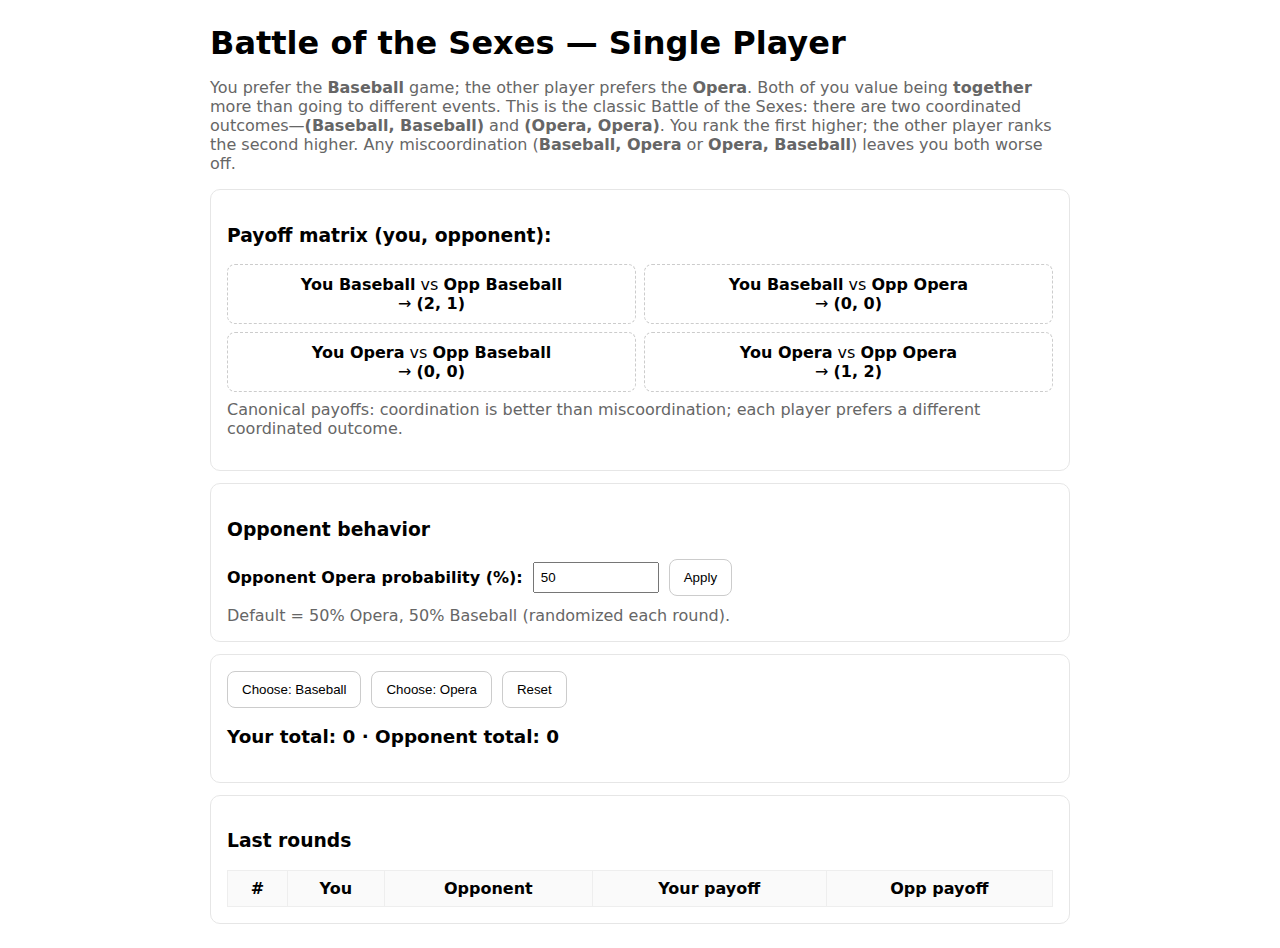
<file: games/Battle_of_Sexes/index.html>
<!doctype html>
<html lang="en">
<head>
  <meta charset="utf-8" />
  <title>Battle of the Sexes — Single Player</title>
  <meta name="viewport" content="width=device-width, initial-scale=1" />
  <link rel="icon" href="data:,">
  <link rel="stylesheet" href="./style.css" />
  <script src="./game.js" defer></script>
</head>
<body>
  <h1>Battle of the Sexes — Single Player</h1>
<p class="muted">
  You prefer the <b>Baseball</b> game; the other player prefers the <b>Opera</b>. Both of you value being <b>together</b> more than going to different events. This is the classic Battle of the Sexes: there are two coordinated outcomes—<b>(Baseball, Baseball)</b> and <b>(Opera, Opera)</b>. You rank the first higher; the other player ranks the second higher. Any miscoordination (<b>Baseball, Opera</b> or <b>Opera, Baseball</b>) leaves you both worse off.
</p>


  <!-- Payoff matrix -->
  <div class="panel">
    <h3>Payoff matrix (you, opponent):</h3>
    <div class="grid">
      <div class="payoff"><b>You Baseball</b> vs <b>Opp Baseball</b><br>→ <b>(2, 1)</b></div>
      <div class="payoff"><b>You Baseball</b> vs <b>Opp Opera</b><br>→ <b>(0, 0)</b></div>
      <div class="payoff"><b>You Opera</b>   vs <b>Opp Baseball</b><br>→ <b>(0, 0)</b></div>
      <div class="payoff"><b>You Opera</b>   vs <b>Opp Opera</b><br>→ <b>(1, 2)</b></div>
    </div>
    <p class="muted" style="margin-top:8px">
      Canonical payoffs: coordination is better than miscoordination; each player prefers a different coordinated outcome.
    </p>
  </div>

  <!-- Opponent behavior -->
  <div class="panel">
    <h3>Opponent behavior</h3>
    <div class="row">
      <label for="pOpera">Opponent Opera probability (%):</label>
      <input id="pOpera" type="number" min="0" max="100" step="1" value="50" />
      <button id="applyP">Apply</button>
      <span class="muted">Default = 50% Opera, 50% Baseball (randomized each round).</span>
    </div>
  </div>

  <!-- Actions -->
  <div class="panel">
    <div class="row">
      <button id="btnBaseball">Choose: Baseball</button>
      <button id="btnOpera">Choose: Opera</button>
      <button id="btnReset" title="Clear scores and history">Reset</button>
    </div>
    <p id="result" class="big"></p>
    <p id="score" class="big">Your total: 0 &middot; Opponent total: 0</p>
  </div>

  <!-- History -->
  <div class="panel">
    <h3>Last rounds</h3>
    <table>
      <thead>
        <tr><th>#</th><th>You</th><th>Opponent</th><th>Your payoff</th><th>Opp payoff</th></tr>
      </thead>
      <tbody id="historyBody"></tbody>
    </table>
  </div>
</body>
</html>
</file>
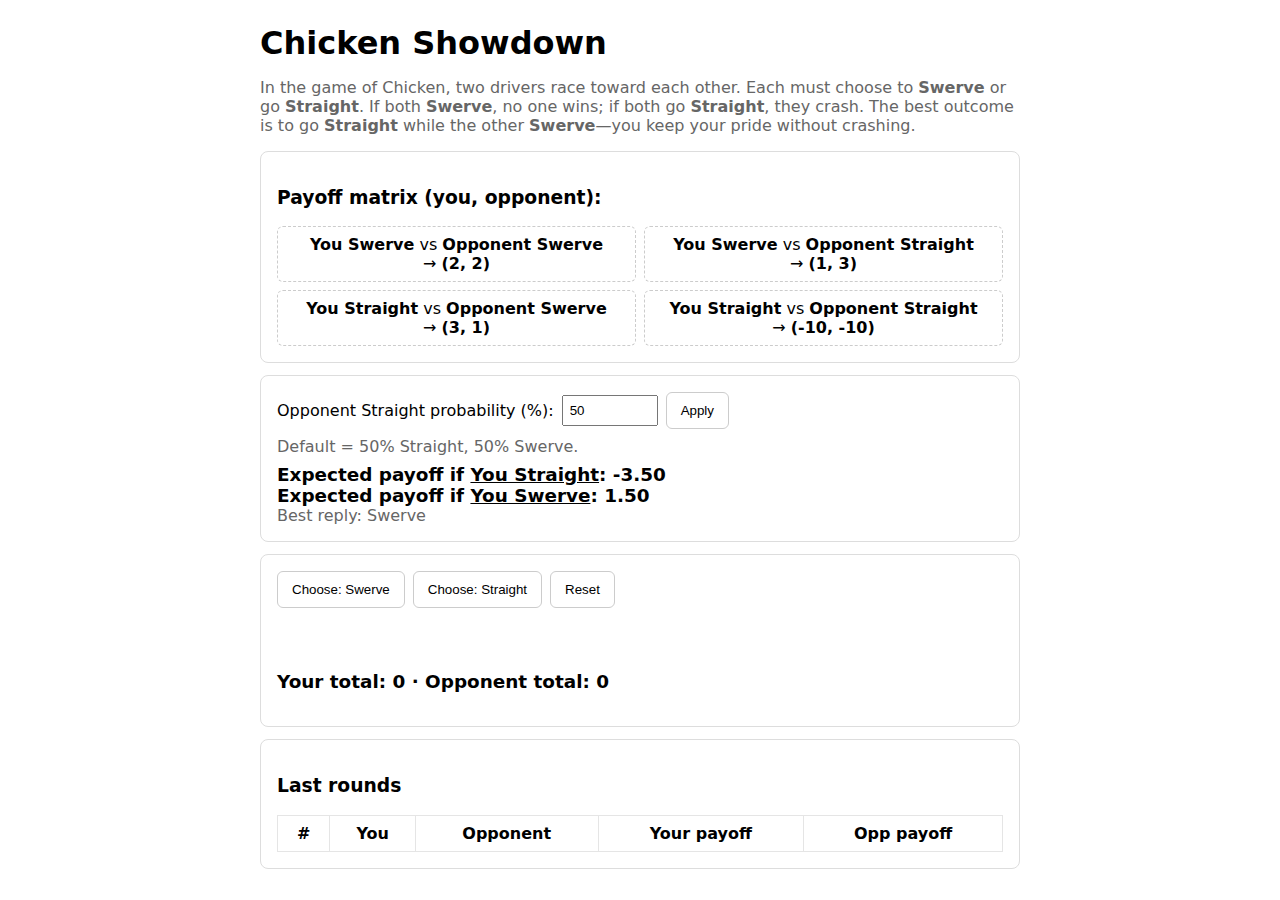
<file: games/Chicken/index.html>
<!doctype html>
<html lang="en">
<head>
  <meta charset="utf-8" />
  <title>Chicken Showdown</title>
  <meta name="viewport" content="width=device-width, initial-scale=1" />
  <link rel="stylesheet" href="./style.css" />
  <script src="./game.js" defer></script>
</head>
<body>
  <h1>Chicken Showdown</h1>

<p class="muted">
  In the game of Chicken, two drivers race toward each other. Each must choose to <b>Swerve</b> or go <b>Straight</b>.
  If both <b>Swerve</b>, no one wins; if both go <b>Straight</b>, they crash.
  The best outcome is to go <b>Straight</b> while the other <b>Swerve</b>—you keep your pride without crashing.
</p>


  <div class="panel">
    <h3>Payoff matrix (you, opponent):</h3>
    <div class="grid">
      <div class="payoff"><b>You Swerve</b> vs <b>Opponent Swerve</b><br>→ <b>(2, 2)</b></div>
      <div class="payoff"><b>You Swerve</b> vs <b>Opponent Straight</b><br>→ <b>(1, 3)</b></div>
      <div class="payoff"><b>You Straight</b> vs <b>Opponent Swerve</b><br>→ <b>(3, 1)</b></div>
      <div class="payoff"><b>You Straight</b> vs <b>Opponent Straight</b><br>→ <b>(-10, -10)</b></div>
    </div>
  </div>

  <div class="panel">
    <div class="row">
      <label for="pStraight">Opponent Straight probability (%):</label>
      <input id="pStraight" type="number" min="0" max="100" value="50" />
      <button id="applyP">Apply</button>
      <span class="muted">Default = 50% Straight, 50% Swerve.</span>
    </div>

    <div class="row" style="margin-top:8px">
      <div class="big">Expected payoff if <u>You Straight</u>: <span id="evStraight">—</span></div>
    </div>
    <div class="row">
      <div class="big">Expected payoff if <u>You Swerve</u>: <span id="evSwerve">—</span></div>
    </div>
    <div class="row">
      <div class="muted" id="bestReply">Best reply: —</div>
    </div>
  </div>

  <div class="panel">
    <div class="row">
      <button id="btnSwerve">Choose: Swerve</button>
      <button id="btnStraight">Choose: Straight</button>
      <button id="btnReset" title="Clear scores and history">Reset</button>
    </div>

    <!-- NEW: big visual outcome banner -->
    <div id="outcome" aria-live="polite"></div>

    <p id="result" class="big"></p>
    <p id="score" class="big">Your total: 0 &middot; Opponent total: 0</p>
  </div>

  <div class="panel">
    <h3>Last rounds</h3>
    <table id="historyTable">
      <thead>
        <tr><th>#</th><th>You</th><th>Opponent</th><th>Your payoff</th><th>Opp payoff</th></tr>
      </thead>
      <tbody id="historyBody"></tbody>
    </table>
  </div>
</body>
</html>
</file>
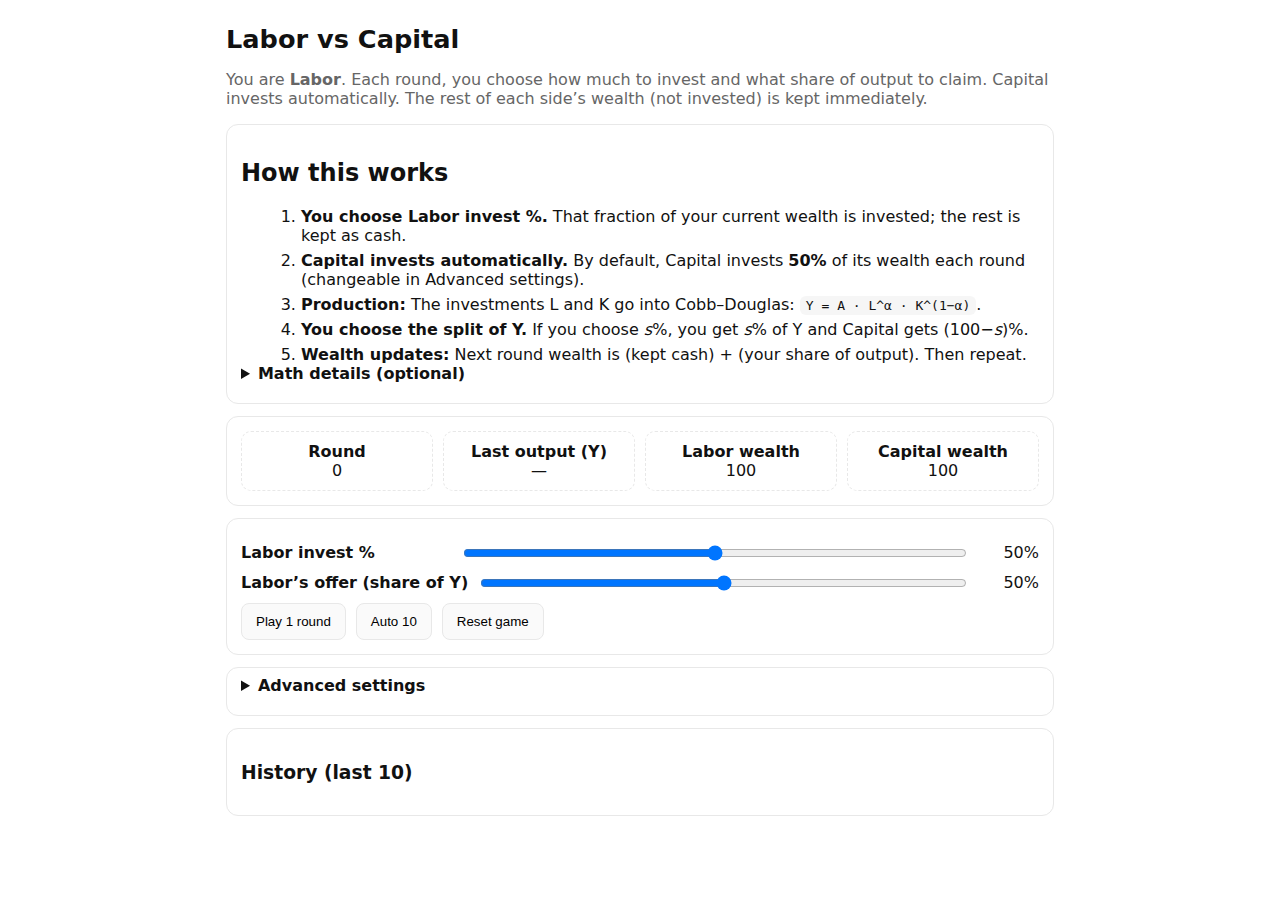
<file: games/labor_capital/index.html>
<!doctype html>
<html lang="en">
<head>
  <meta charset="utf-8" />
  <title>Labor vs Capital — Simple Iterated Game</title>
  <meta name="viewport" content="width=device-width, initial-scale=1" />
  <link href="style.css" rel="stylesheet" />
</head>
<body>
  <header class="head">
    <h1>Labor vs Capital</h1>
    <p class="muted">You are <b>Labor</b>. Each round, you choose how much to invest and what share of output to claim. Capital invests automatically. The rest of each side’s wealth (not invested) is kept immediately.</p>
  </header>

  <!-- Clear, slow explanation up front -->
  <section class="panel">
    <h2>How this works</h2>
    <ol class="steps">
      <li><b>You choose Labor invest %.</b> That fraction of your current wealth is invested; the rest is kept as cash.</li>
      <li><b>Capital invests automatically.</b> By default, Capital invests <b>50%</b> of its wealth each round (changeable in Advanced settings).</li>
      <li><b>Production:</b> The investments L and K go into Cobb–Douglas:
        <code>Y = A · L^α · K^(1−α)</code>.
      </li>
      <li><b>You choose the split of Y.</b> If you choose <i>s</i>%, you get <i>s</i>% of Y and Capital gets (100−<i>s</i>)%.</li>
      <li><b>Wealth updates:</b> Next round wealth is (kept cash) + (your share of output). Then repeat.</li>
    </ol>
    <details>
      <summary><b>Math details (optional)</b></summary>
      <p><code>Y = A · L^α · K^(1−α)</code>, with A≥0 and 0&lt;α&lt;1. If L=0 or K=0, then Y=0.</p>
      <p>Wealth updates each round:
        <br><code>W<sub>L</sub>' = (W<sub>L</sub> − L) + s·Y</code>,
        <code>W<sub>C</sub>' = (W<sub>C</sub> − K) + (1−s)·Y</code>.
      </p>
    </details>
  </section>

  <!-- Status -->
  <section class="panel">
    <div class="status">
      <div><b>Round</b><br><span id="round">0</span></div>
      <div><b>Last output (Y)</b><br><span id="lastY">—</span></div>
      <div><b>Labor wealth</b><br><span id="wl">—</span></div>
      <div><b>Capital wealth</b><br><span id="wc">—</span></div>
    </div>
  </section>

  <!-- Minimal controls -->
  <section class="panel">
    <div class="control">
      <label for="laborInvestPct">Labor invest %</label>
      <input id="laborInvestPct" type="range" min="0" max="100" step="1" value="50" />
      <span class="value" id="laborInvestPctVal">50%</span>
    </div>

    <div class="control">
      <label for="laborSharePct">Labor’s offer (share of Y)</label>
      <input id="laborSharePct" type="range" min="0" max="100" step="1" value="50" />
      <span class="value" id="laborSharePctVal">50%</span>
    </div>

    <div class="buttons">
      <button id="play1">Play 1 round</button>
      <button id="auto10">Auto 10</button>
      <button id="reset">Reset game</button>
    </div>
  </section>

  <!-- Collapsible advanced parameters (hidden by default) -->
  <details class="panel" id="advanced">
    <summary>Advanced settings</summary>
    <div class="grid">
      <label>Start Labor wealth <input id="startWL" type="number" min="0" step="1" value="100"></label>
      <label>Start Capital wealth <input id="startWC" type="number" min="0" step="1" value="100"></label>
      <label>A (TFP) <input id="A" type="number" min="0" step="0.1" value="2"></label>
      <label>α (labor exponent) <input id="alpha" type="number" min="0.05" max="0.95" step="0.05" value="0.5"></label>
      <label>Capital invest % <input id="capitalInvestPct" type="number" min="0" max="100" step="1" value="50"></label>
    </div>
    <div class="buttons">
      <button id="applyAndReset">Apply & Reset</button>
    </div>
    <p class="muted small">These are pre‑set and hidden so you can just play. Open only if you want to tune the model.</p>
  </details>

  <!-- Very simple history -->
  <section class="panel">
    <h3>History (last 10)</h3>
    <ul id="history" class="history"></ul>
  </section>

  <script src="game.js"></script>
</body>
</html>
</file>
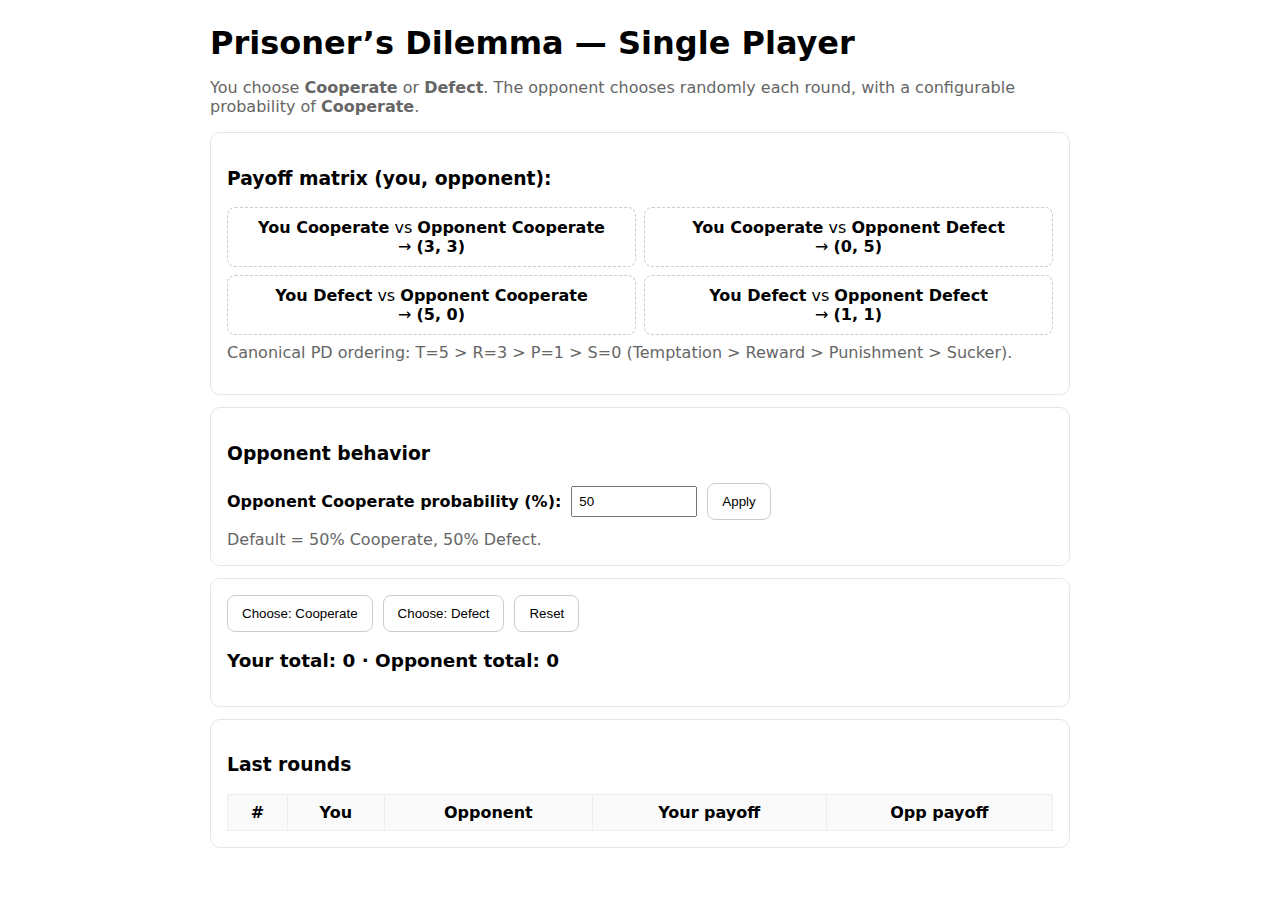
<file: games/Prisoners_Dillema/index.html>
<!doctype html>
<html lang="en">
<head>
  <meta charset="utf-8" />
  <title>Prisoner’s Dilemma — Single Player</title>
  <meta name="viewport" content="width=device-width, initial-scale=1" />
  <link rel="icon" href="data:,">
  <link rel="stylesheet" href="./style.css" />
  <script src="./game.js" defer></script>
</head>
<body>
  <h1>Prisoner’s Dilemma — Single Player</h1>
  <p class="muted">
    You choose <b>Cooperate</b> or <b>Defect</b>. The opponent chooses randomly each round,
    with a configurable probability of <b>Cooperate</b>.
  </p>

  <!-- Payoff matrix -->
  <div class="panel">
    <h3>Payoff matrix (you, opponent):</h3>
    <div class="grid">
      <div class="payoff"><b>You Cooperate</b> vs <b>Opponent Cooperate</b><br>→ <b>(3, 3)</b></div>
      <div class="payoff"><b>You Cooperate</b> vs <b>Opponent Defect</b><br>→ <b>(0, 5)</b></div>
      <div class="payoff"><b>You Defect</b> vs <b>Opponent Cooperate</b><br>→ <b>(5, 0)</b></div>
      <div class="payoff"><b>You Defect</b> vs <b>Opponent Defect</b><br>→ <b>(1, 1)</b></div>
    </div>
    <p class="muted" style="margin-top:8px">
      Canonical PD ordering: T=5 &gt; R=3 &gt; P=1 &gt; S=0 (Temptation &gt; Reward &gt; Punishment &gt; Sucker).
    </p>
  </div>

  <!-- Opponent behavior (no EVs here) -->
  <div class="panel">
    <h3>Opponent behavior</h3>
    <div class="row">
      <label for="pCooperate">Opponent Cooperate probability (%):</label>
      <input id="pCooperate" type="number" min="0" max="100" step="1" value="50" />
      <button id="applyP">Apply</button>
      <span class="muted">Default = 50% Cooperate, 50% Defect.</span>
    </div>
  </div>

  <!-- Actions -->
  <div class="panel">
    <div class="row">
      <button id="btnCooperate">Choose: Cooperate</button>
      <button id="btnDefect">Choose: Defect</button>
      <button id="btnReset" title="Clear scores and history">Reset</button>
    </div>
    <p id="result" class="big"></p>
    <p id="score" class="big">Your total: 0 &middot; Opponent total: 0</p>
  </div>

  <!-- History -->
  <div class="panel">
    <h3>Last rounds</h3>
    <table>
      <thead>
        <tr><th>#</th><th>You</th><th>Opponent</th><th>Your payoff</th><th>Opp payoff</th></tr>
      </thead>
      <tbody id="historyBody"></tbody>
    </table>
  </div>
</body>
</html>
</file>
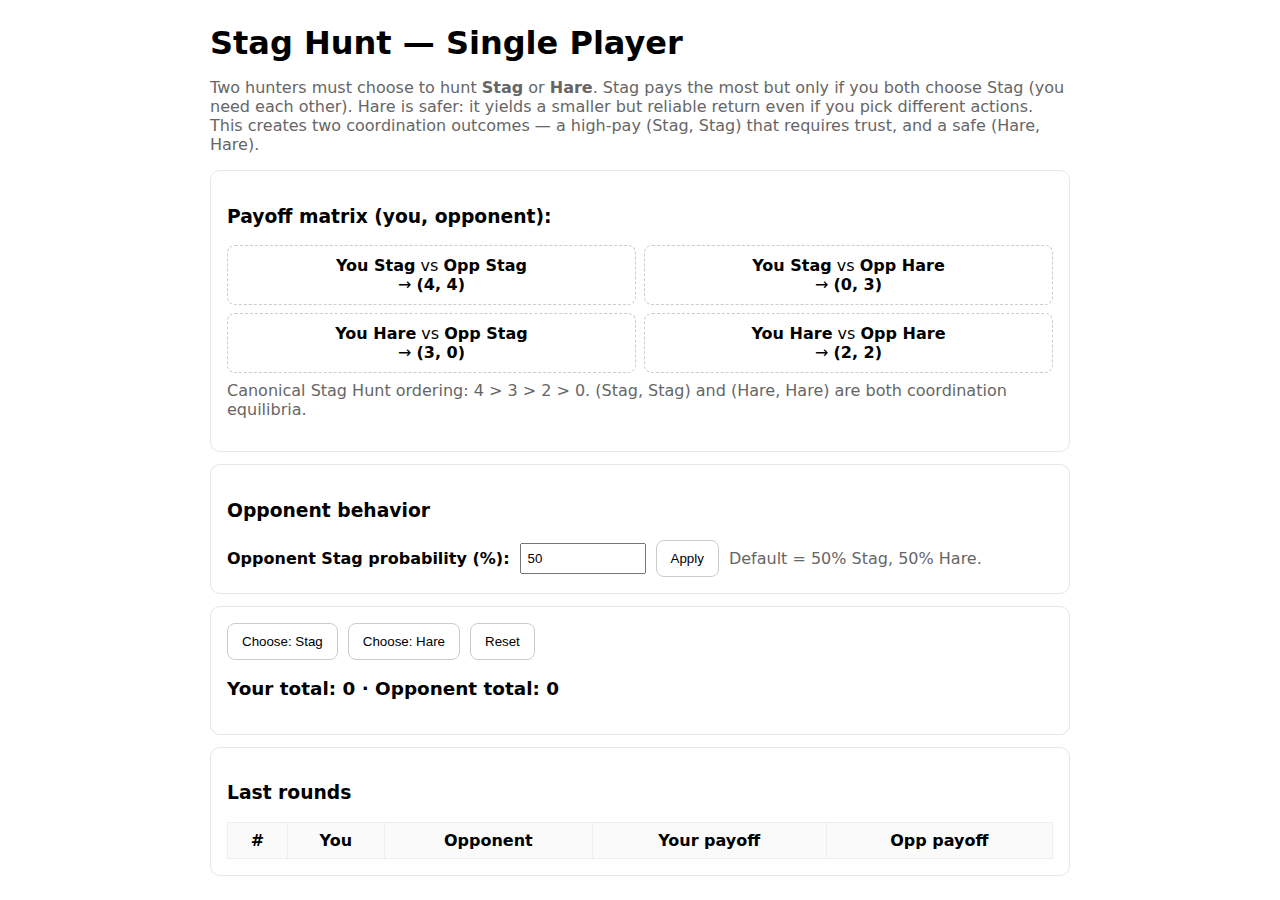
<file: games/Stag_Hunt/index.html>
<!doctype html>
<html lang="en">
<head>
  <meta charset="utf-8" />
  <title>Stag Hunt — Single Player</title>
  <meta name="viewport" content="width=device-width, initial-scale=1" />
  <link rel="icon" href="data:,">
  <link rel="stylesheet" href="./style.css" />
  <script src="./game.js" defer></script>
</head>
<body>
  <h1>Stag Hunt — Single Player</h1>
  <p class="muted">
    Two hunters must choose to hunt <b>Stag</b> or <b>Hare</b>. Stag pays the most but only if
    you both choose Stag (you need each other). Hare is safer: it yields a smaller but reliable
    return even if you pick different actions. This creates two coordination outcomes — a high‑pay
    (Stag, Stag) that requires trust, and a safe (Hare, Hare).
  </p>

  <!-- Payoff matrix -->
  <div class="panel">
    <h3>Payoff matrix (you, opponent):</h3>
    <div class="grid">
      <div class="payoff"><b>You Stag</b> vs <b>Opp Stag</b><br>→ <b>(4, 4)</b></div>
      <div class="payoff"><b>You Stag</b> vs <b>Opp Hare</b><br>→ <b>(0, 3)</b></div>
      <div class="payoff"><b>You Hare</b> vs <b>Opp Stag</b><br>→ <b>(3, 0)</b></div>
      <div class="payoff"><b>You Hare</b> vs <b>Opp Hare</b><br>→ <b>(2, 2)</b></div>
    </div>
    <p class="muted" style="margin-top:8px">
      Canonical Stag Hunt ordering: 4 &gt; 3 &gt; 2 &gt; 0. (Stag, Stag) and (Hare, Hare) are both coordination equilibria.
    </p>
  </div>

  <!-- Opponent behavior -->
  <div class="panel">
    <h3>Opponent behavior</h3>
    <div class="row">
      <label for="pStag">Opponent Stag probability (%):</label>
      <input id="pStag" type="number" min="0" max="100" step="1" value="50" />
      <button id="applyP">Apply</button>
      <span class="muted">Default = 50% Stag, 50% Hare.</span>
    </div>
  </div>

  <!-- Actions -->
  <div class="panel">
    <div class="row">
      <button id="btnStag">Choose: Stag</button>
      <button id="btnHare">Choose: Hare</button>
      <button id="btnReset" title="Clear scores and history">Reset</button>
    </div>
    <p id="result" class="big"></p>
    <p id="score" class="big">Your total: 0 · Opponent total: 0</p>
  </div>

  <!-- History -->
  <div class="panel">
    <h3>Last rounds</h3>
    <table>
      <thead>
        <tr><th>#</th><th>You</th><th>Opponent</th><th>Your payoff</th><th>Opp payoff</th></tr>
      </thead>
      <tbody id="historyBody"></tbody>
    </table>
  </div>
</body>
</html>
</file>
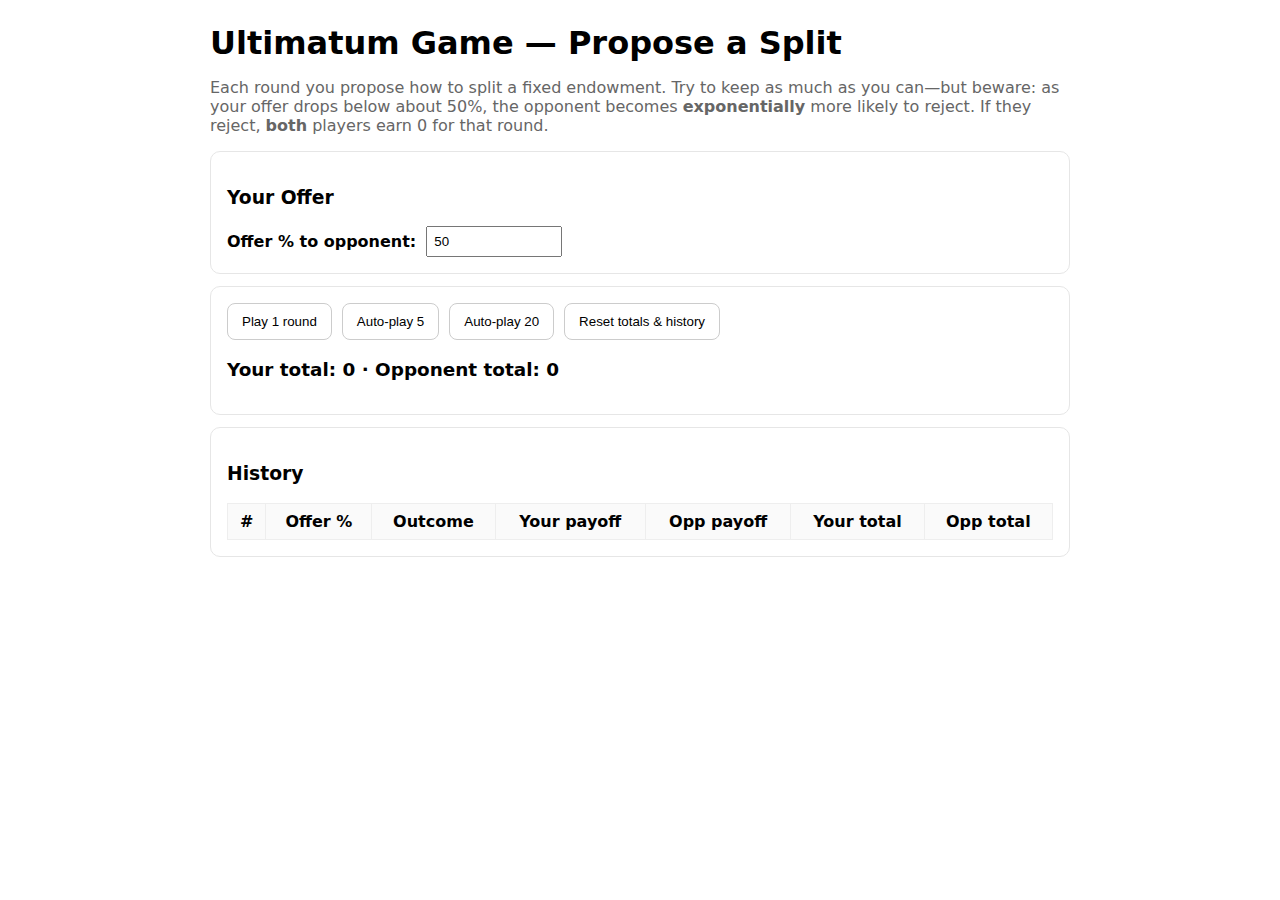
<file: games/Ultimatum_game/index.html>
<!doctype html>
<html lang="en">
<head>
  <meta charset="utf-8" />
  <title>Ultimatum Game — Propose a Split</title>
  <meta name="viewport" content="width=device-width, initial-scale=1" />
  <link rel="icon" href="data:,">
  <link rel="stylesheet" href="./style.css" />
  <script src="./game.js" defer></script>
</head>
<body>
  <h1>Ultimatum Game — Propose a Split</h1>
  <p class="muted">
    Each round you propose how to split a fixed endowment. Try to keep as much as you can—but beware:
    as your offer drops below about 50%, the opponent becomes <b>exponentially</b> more likely to reject.
    If they reject, <b>both</b> players earn 0 for that round.
  </p>

  <!-- Your Offer -->
  <div class="panel">
    <h3>Your Offer</h3>
    <div class="row">
      <label for="offerPct">Offer % to opponent:</label>
      <input id="offerPct" type="number" min="0" max="100" step="1" value="50" />
    </div>
  </div>

  <!-- Actions -->
  <div class="panel">
    <div class="row">
      <button id="btnPlay">Play 1 round</button>
      <button id="btnAuto5">Auto-play 5</button>
      <button id="btnAuto20">Auto-play 20</button>
      <button id="btnReset">Reset totals & history</button>
    </div>
    <p id="result" class="big"></p>
    <p id="score" class="big">Your total: 0 · Opponent total: 0</p>
  </div>

  <!-- History -->
  <div class="panel">
    <h3>History</h3>
    <table>
      <thead>
        <tr>
          <th>#</th>
          <th>Offer %</th>
          <th>Outcome</th>
          <th>Your payoff</th>
          <th>Opp payoff</th>
          <th>Your total</th>
          <th>Opp total</th>
        </tr>
      </thead>
      <tbody id="historyBody"></tbody>
    </table>
  </div>
</body>
</html>
</file>
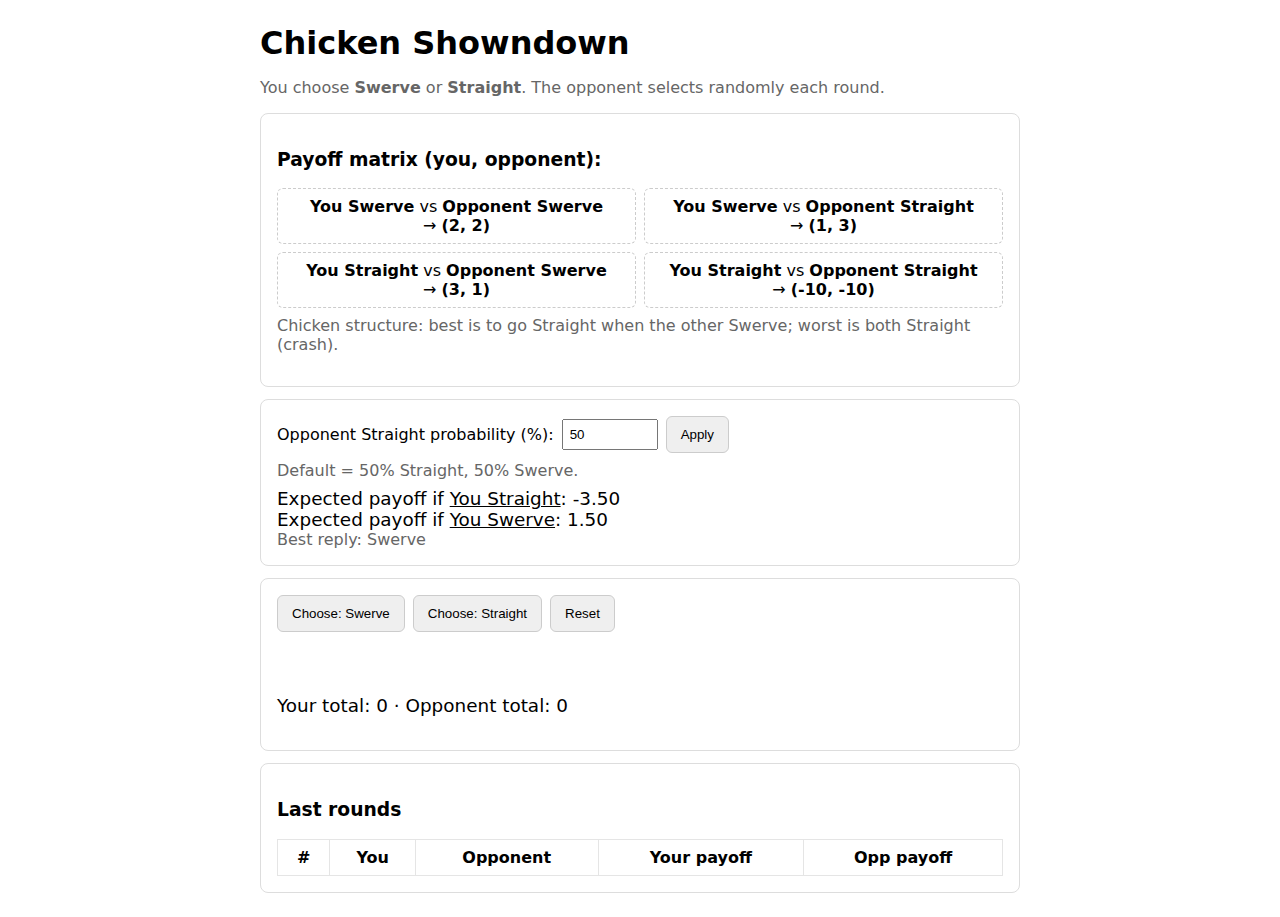
<file: games/src/Default_Project/chicken_single_file.html>
<!doctype html>
<html lang="en">
<head>
  <meta charset="utf-8">
  <title>Chicken Showndown</title>
  <meta name="viewport" content="width=device-width, initial-scale=1">
  <style>
    :root { font-family: -apple-system, system-ui, Segoe UI, Roboto, Helvetica, Arial, sans-serif; }
    body { max-width: 760px; margin: 24px auto; padding: 0 16px; }
    h1 { margin: 0 0 10px 0; }
    .panel { border: 1px solid #ddd; border-radius: 8px; padding: 16px; margin: 12px 0; }
    .row { display: flex; gap: 8px; flex-wrap: wrap; align-items: center; }
    button { padding: 10px 14px; border: 1px solid #ccc; border-radius: 6px; cursor: pointer; }
    button:active { transform: translateY(1px); }
    input[type="number"] { width: 80px; padding: 6px; }
    table { width: 100%; border-collapse: collapse; margin-top: 8px; }
    th, td { border: 1px solid #e5e5e5; padding: 8px; text-align: center; }
    .muted { color: #666; }
    .big { font-size: 1.15rem; ßfont-weight: 600; }
    #result { min-height: 1.4em; }
    .grid { display: grid; grid-template-columns: 1fr 1fr; gap: 8px; }
    .payoff { text-align: center; border: 1px dashed #ccc; border-radius: 6px; padding: 8px; }
  </style>
</head>
<body>
  <h1>Chicken Showndown</h1>
  <p class="muted">
    You choose <b>Swerve</b> or <b>Straight</b>. The opponent selects randomly each round.
  </p>

  <div class="panel">
    <h3>Payoff matrix (you, opponent):</h3>
    <div class="grid">
      <div class="payoff"><b>You Swerve</b> vs <b>Opponent Swerve</b><br>→ <b>(2, 2)</b></div>
      <div class="payoff"><b>You Swerve</b> vs <b>Opponent Straight</b><br>→ <b>(1, 3)</b></div>
      <div class="payoff"><b>You Straight</b> vs <b>Opponent Swerve</b><br>→ <b>(3, 1)</b></div>
      <div class="payoff"><b>You Straight</b> vs <b>Opponent Straight</b><br>→ <b>(-10, -10)</b></div>
    </div>
    <p class="muted" style="margin-top:8px">
      Chicken structure: best is to go Straight when the other Swerve; worst is both Straight (crash).
    </p>
  </div>

  <div class="panel">
    <div class="row">
      <label for="pStraight">Opponent Straight probability (%):</label>
      <input id="pStraight" type="number" min="0" max="100" value="50">
      <button id="applyP">Apply</button>
      <span class="muted">Default = 50% Straight, 50% Swerve.</span>
    </div>
    <div class="row" style="margin-top:8px">
      <div class="big">Expected payoff if <u>You Straight</u>: <span id="evStraight">—</span></div>
    </div>
    <div class="row">
      <div class="big">Expected payoff if <u>You Swerve</u>: <span id="evSwerve">—</span></div>
    </div>
    <div class="row">
      <div class="muted" id="bestReply">Best reply: —</div>
    </div>
  </div>

  <div class="panel">
    <div class="row">
      <button id="btnSwerve">Choose: Swerve</button>
      <button id="btnStraight">Choose: Straight</button>
      <button id="btnReset" title="Clear scores and history">Reset</button>
    </div>
    <p id="result" class="big"></p>
    <p id="score" class="big">Your total: 0 &middot; Opponent total: 0</p>
  </div>

  <div class="panel">
    <h3>Last rounds</h3>
    <table id="historyTable">
      <thead>
        <tr><th>#</th><th>You</th><th>Opponent</th><th>Your payoff</th><th>Opp payoff</th></tr>
      </thead>
      <tbody id="historyBody"></tbody>
    </table>
  </div>

  <script>
// ---------- Game parameters (payoffs) ----------
// Using the standard Chicken ordering: 3 > 2 > 1 > -10.
const PAYOFFS = {
  // [your payoff, opponent payoff]
  SWERVE_SWERVE: [2, 2],
  SWERVE_STRAIGHT: [1, 3],
  STRAIGHT_SWERVE: [3, 1],
  STRAIGHT_STRAIGHT: [-10, -10],
};

// State
let round = 0;
let yourTotal = 0;
let oppTotal = 0;
let pStraight = 0.50; // opponent P(Straight). Default 50%

// DOM
const evStraightSpan = document.getElementById('evStraight');
const evSwerveSpan   = document.getElementById('evSwerve');
const bestReplySpan  = document.getElementById('bestReply');
const pStraightInput = document.getElementById('pStraight');
const applyPBtn      = document.getElementById('applyP');
const btnSwerve      = document.getElementById('btnSwerve');
const btnStraight    = document.getElementById('btnStraight');
const btnReset       = document.getElementById('btnReset');
const resultP        = document.getElementById('result');
const scoreP         = document.getElementById('score');
const historyBody    = document.getElementById('historyBody');

// Utility: sample opponent move given pStraight
function sampleOpponent(p) {
  return Math.random() < p ? 'Straight' : 'Swerve';
}

// Compute expected payoffs given pStraight
function updateExpectedDisplay() {
  const p = pStraight;
  // Math (explicit):
  // E[You Straight]   = p*(-10) + (1-p)*3 = 3 - 13p
  // E[You Swerve]     = p*(1)   + (1-p)*2 = 2 - p
  const evStraight = 3 - 13 * p;
  const evSwerve   = 2 - p;

  evStraightSpan.textContent = evStraight.toFixed(2);
  evSwerveSpan.textContent   = evSwerve.toFixed(2);

  // Best reply with tie handling
  let best = '';
  if (Math.abs(evStraight - evSwerve) < 1e-9) {
    best = 'Tie: either action is fine (indifferent).';
  } else if (evStraight > evSwerve) {
    best = 'Best reply: Straight';
  } else {
    best = 'Best reply: Swerve';
  }
  bestReplySpan.textContent = best;
}

function applyP() {
  // clamp to [0,100]
  let val = Number(pStraightInput.value);
  if (!Number.isFinite(val)) val = 50;
  val = Math.max(0, Math.min(100, val));
  pStraightInput.value = val;
  pStraight = val / 100;
  updateExpectedDisplay();
}

function playRound(yourMove) {
  const oppMove = sampleOpponent(pStraight);

  // Determine payoff cell
  let yp = 0, op = 0;
  if (yourMove === 'Swerve' && oppMove === 'Swerve') [yp, op] = PAYOFFS.SWERVE_SWERVE;
  if (yourMove === 'Swerve' && oppMove === 'Straight') [yp, op] = PAYOFFS.SWERVE_STRAIGHT;
  if (yourMove === 'Straight' && oppMove === 'Swerve') [yp, op] = PAYOFFS.STRAIGHT_SWERVE;
  if (yourMove === 'Straight' && oppMove === 'Straight') [yp, op] = PAYOFFS.STRAIGHT_STRAIGHT;

  // Update totals
  round += 1;
  yourTotal += yp;
  oppTotal += op;

  // Render result
  resultP.textContent = `Round ${round}: You chose ${yourMove}, opponent chose ${oppMove}. Payoffs → You: ${yp}, Opp: ${op}.`;
  scoreP.textContent = `Your total: ${yourTotal} · Opponent total: ${oppTotal}`;

  // Add to history (keep last ~20 rows)
  const tr = document.createElement('tr');
  tr.innerHTML = `<td>${round}</td><td>${yourMove}</td><td>${oppMove}</td><td>${yp}</td><td>${op}</td>`;
  historyBody.prepend(tr);
  while (historyBody.children.length > 20) historyBody.removeChild(historyBody.lastChild);
}

function resetGame() {
  round = 0; yourTotal = 0; oppTotal = 0;
  resultP.textContent = '';
  scoreP.textContent = 'Your total: 0 · Opponent total: 0';
  historyBody.innerHTML = '';
}

applyPBtn.addEventListener('click', applyP);
btnSwerve.addEventListener('click', () => playRound('Swerve'));
btnStraight.addEventListener('click', () => playRound('Straight'));
btnReset.addEventListener('click', resetGame);

// Initialize
applyP(); // sets p and EV display
</script>
</body>
</html>
</file>
<file: games/Battle_of_Sexes/style.css>
:root { font-family: -apple-system, system-ui, Segoe UI, Roboto, Helvetica, Arial, sans-serif; }
body { max-width: 860px; margin: 24px auto; padding: 0 16px; }
h1 { margin: 0 0 10px 0; }
.muted { color: #666; }

.panel { border: 1px solid #e6e6e6; border-radius: 10px; padding: 16px; margin: 12px 0; }
.row { display: flex; gap: 10px; flex-wrap: wrap; align-items: center; }
.row > * { flex: 0 0 auto; }

label { font-weight: 600; }
input[type="number"] { width: 110px; padding: 6px; }
button { padding: 10px 14px; border: 1px solid #ccc; border-radius: 8px; cursor: pointer; background: #fff; }
button:active { transform: translateY(1px); }

.big { font-size: 1.15rem; font-weight: 600; }

table { width: 100%; border-collapse: collapse; margin-top: 8px; }
th, td { border: 1px solid #eee; padding: 8px; text-align: center; }
th { background: #fafafa; }

/* Payoff grid (2x2) */
.grid { display: grid; grid-template-columns: 1fr 1fr; gap: 8px; }
.payoff { text-align: center; border: 1px dashed #ccc; border-radius: 8px; padding: 10px; }
</file>
<file: games/Chicken/style.css>
:root { font-family: -apple-system, system-ui, Segoe UI, Roboto, Helvetica, Arial, sans-serif; }
body { max-width: 760px; margin: 24px auto; padding: 0 16px; }
h1 { margin: 0 0 10px 0; }
.panel { border: 1px solid #ddd; border-radius: 8px; padding: 16px; margin: 12px 0; }
.row { display: flex; gap: 8px; flex-wrap: wrap; align-items: center; }
button { padding: 10px 14px; border: 1px solid #ccc; border-radius: 6px; cursor: pointer; background: #fff; }
button:active { transform: translateY(1px); }
input[type="number"] { width: 80px; padding: 6px; }
table { width: 100%; border-collapse: collapse; margin-top: 8px; }
th, td { border: 1px solid #e5e5e5; padding: 8px; text-align: center; }
.muted { color: #666; }
.big { font-size: 1.15rem; font-weight: 600; }  /* fixed: no stray character */
#result { min-height: 1.4em; }
.grid { display: grid; grid-template-columns: 1fr 1fr; gap: 8px; }
.payoff { text-align: center; border: 1px dashed #ccc; border-radius: 6px; padding: 8px; }

/* --- Outcome banner --- */
#outcome {
  display: none;               /* hidden until shown */
  min-height: 2.5em;
  text-align: center;
  font-size: clamp(1.2rem, 4vw, 2.5rem);
  font-weight: 800;
  letter-spacing: 0.5px;
  margin: 8px 0 0 0;
  padding: 8px 12px;
  border-radius: 8px;
}

#outcome.show { display: block; animation: pop 320ms ease-out; }

#outcome.success { color: #0a6; background: #e8fff3; border: 2px solid #bdf0d2; }
#outcome.ok      { color: #333; background: #f6f7f9; border: 2px solid #e4e7eb; }
#outcome.warn    { color: #b26a00; background: #fff6e6; border: 2px solid #ffe0ad; }
#outcome.danger  { color: #b00020; background: #ffe8ec; border: 2px solid #ffc9d2; }

@keyframes pop {
  0% { transform: scale(0.96); opacity: 0; }
  60% { transform: scale(1.03); opacity: 1; }
  100% { transform: scale(1); }
}

.shake { animation: shake 400ms ease-in-out; }
@keyframes shake {
  0%, 100% { transform: translateX(0); }
  20% { transform: translateX(-6px); }
  40% { transform: translateX(6px); }
  60% { transform: translateX(-4px); }
  80% { transform: translateX(4px); }
}
</file>
<file: games/labor_capital/style.css>
:root {
  --fg:#111; --muted:#666; --line:#e8e8e8; --bg:#fff;
  --pad:14px; --radius:12px;
}
* { box-sizing: border-box; }
html, body {
  margin:0; padding:0; background:var(--bg); color:var(--fg);
  font-family:-apple-system, system-ui, Segoe UI, Roboto, Helvetica, Arial, sans-serif;
}
body { max-width:860px; margin: 24px auto; padding: 0 16px; }

.head h1 { margin: 0 0 6px; font-size: 1.6rem; }
.muted { color: var(--muted); }
.small { font-size: 0.9rem; }

.panel {
  border:1px solid var(--line);
  border-radius:var(--radius);
  padding:var(--pad);
  margin:12px 0;
  background:#fff;
}

.steps { margin: 8px 0 0 20px; }
.steps li { margin: 6px 0; }
code { background:#f6f6f6; padding:2px 6px; border-radius:6px; }

.status {
  display:grid;
  grid-template-columns: repeat(4, 1fr);
  gap:10px;
  text-align:center;
}
.status > div {
  border:1px dashed var(--line);
  padding:10px; border-radius:10px;
  font-variant-numeric: tabular-nums;
}

.control { display:flex; align-items:center; gap:10px; margin:10px 0; }
.control label { min-width:210px; font-weight:600; }
.control input[type="range"] { flex:1; }
.control .value { width:60px; text-align:right; font-variant-numeric: tabular-nums; }

.buttons { display:flex; gap:10px; flex-wrap:wrap; margin-top:8px; }
button { padding:10px 14px; border:1px solid var(--line); background:#fafafa; border-radius:8px; cursor:pointer; }
button:active { transform: translateY(1px); }

details > summary { cursor:pointer; font-weight:600; margin:-6px 0 6px 0; }
.grid { display:grid; grid-template-columns: repeat(2, minmax(200px, 1fr)); gap:10px; }
.grid label { display:flex; justify-content:space-between; align-items:center; gap:10px; }
.grid input[type="number"] { width:100px; padding:6px; }

.history { list-style: none; padding-left: 0; margin: 8px 0 0 0; }
.history li {
  border-top:1px dashed var(--line);
  padding:8px 0;
  font-variant-numeric: tabular-nums;
}
.history li:first-child { border-top:none; }
</file>
<file: games/Prisoners_Dillema/style.css>
:root { font-family: -apple-system, system-ui, Segoe UI, Roboto, Helvetica, Arial, sans-serif; }
body { max-width: 860px; margin: 24px auto; padding: 0 16px; }
h1 { margin: 0 0 10px 0; }
.muted { color: #666; }

.panel { border: 1px solid #e6e6e6; border-radius: 10px; padding: 16px; margin: 12px 0; }
.row { display: flex; gap: 10px; flex-wrap: wrap; align-items: center; }
.row > * { flex: 0 0 auto; }

label { font-weight: 600; }
input[type="number"] { width: 110px; padding: 6px; }
button { padding: 10px 14px; border: 1px solid #ccc; border-radius: 8px; cursor: pointer; background: #fff; }
button:active { transform: translateY(1px); }

.big { font-size: 1.15rem; font-weight: 600; }

table { width: 100%; border-collapse: collapse; margin-top: 8px; }
th, td { border: 1px solid #eee; padding: 8px; text-align: center; }
th { background: #fafafa; }

/* Payoff grid (2x2) */
.grid { display: grid; grid-template-columns: 1fr 1fr; gap: 8px; }
.payoff { text-align: center; border: 1px dashed #ccc; border-radius: 8px; padding: 10px; }
</file>
<file: games/Stag_Hunt/style.css>
:root { font-family: -apple-system, system-ui, Segoe UI, Roboto, Helvetica, Arial, sans-serif; }
body { max-width: 860px; margin: 24px auto; padding: 0 16px; }
h1 { margin: 0 0 10px 0; }
.muted { color: #666; }

.panel { border: 1px solid #e6e6e6; border-radius: 10px; padding: 16px; margin: 12px 0; }
.row { display: flex; gap: 10px; flex-wrap: wrap; align-items: center; }
.row > * { flex: 0 0 auto; }

label { font-weight: 600; }
input[type="number"] { width: 110px; padding: 6px; }
button { padding: 10px 14px; border: 1px solid #ccc; border-radius: 8px; cursor: pointer; background: #fff; }
button:active { transform: translateY(1px); }

.big { font-size: 1.15rem; font-weight: 600; }

table { width: 100%; border-collapse: collapse; margin-top: 8px; }
th, td { border: 1px solid #eee; padding: 8px; text-align: center; }
th { background: #fafafa; }

/* Payoff grid (2x2) */
.grid { display: grid; grid-template-columns: 1fr 1fr; gap: 8px; }
.payoff { text-align: center; border: 1px dashed #ccc; border-radius: 8px; padding: 10px; }
</file>
<file: games/Ultimatum_game/style.css>
:root { font-family: -apple-system, system-ui, Segoe UI, Roboto, Helvetica, Arial, sans-serif; }
body { max-width: 860px; margin: 24px auto; padding: 0 16px; }
h1 { margin: 0 0 10px 0; }
.muted { color: #666; }

.panel { border: 1px solid #e6e6e6; border-radius: 10px; padding: 16px; margin: 12px 0; }
.row { display: flex; gap: 10px; flex-wrap: wrap; align-items: center; }
.row > * { flex: 0 0 auto; }

label { font-weight: 600; }
input[type="number"] { width: 120px; padding: 6px; }
button { padding: 10px 14px; border: 1px solid #ccc; border-radius: 8px; cursor: pointer; background: #fff; }
button:active { transform: translateY(1px); }

.big { font-size: 1.15rem; font-weight: 600; }

table { width: 100%; border-collapse: collapse; margin-top: 8px; }
th, td { border: 1px solid #eee; padding: 8px; text-align: center; }
th { background: #fafafa; }
</file>
